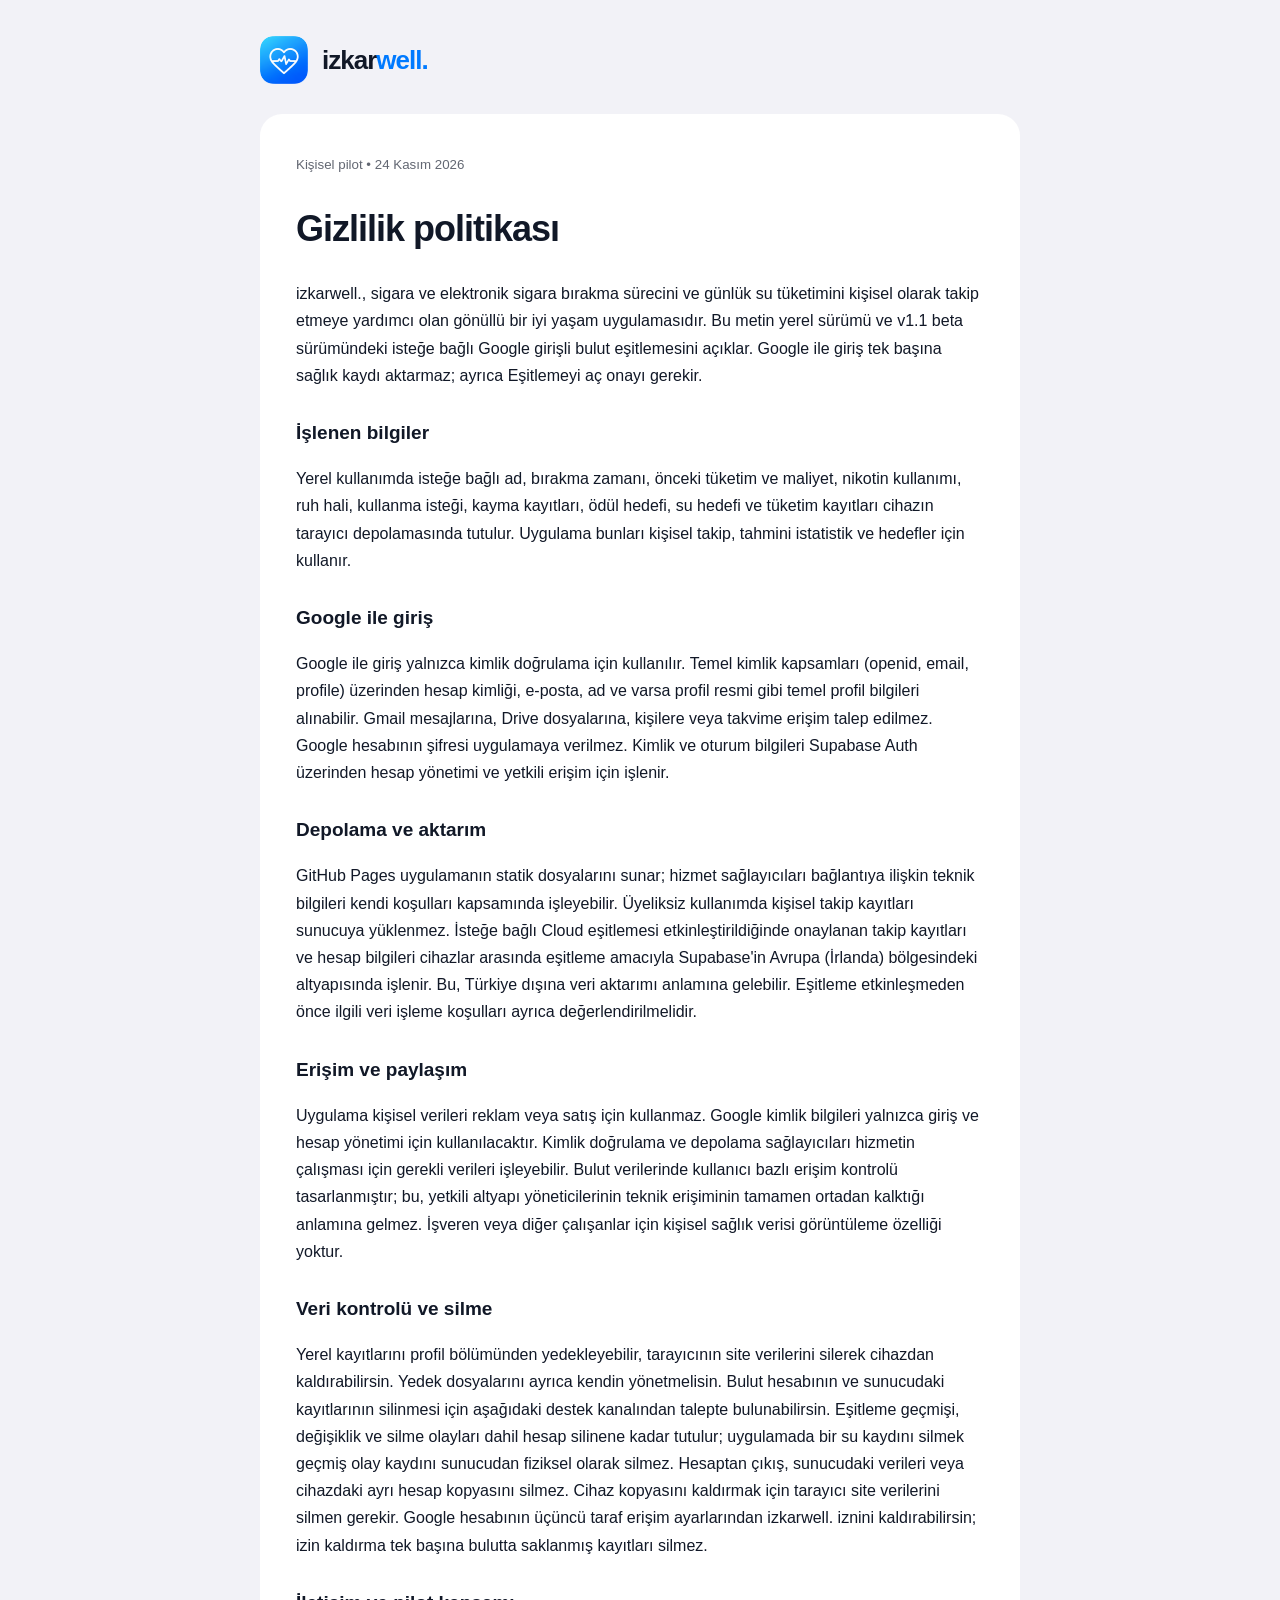
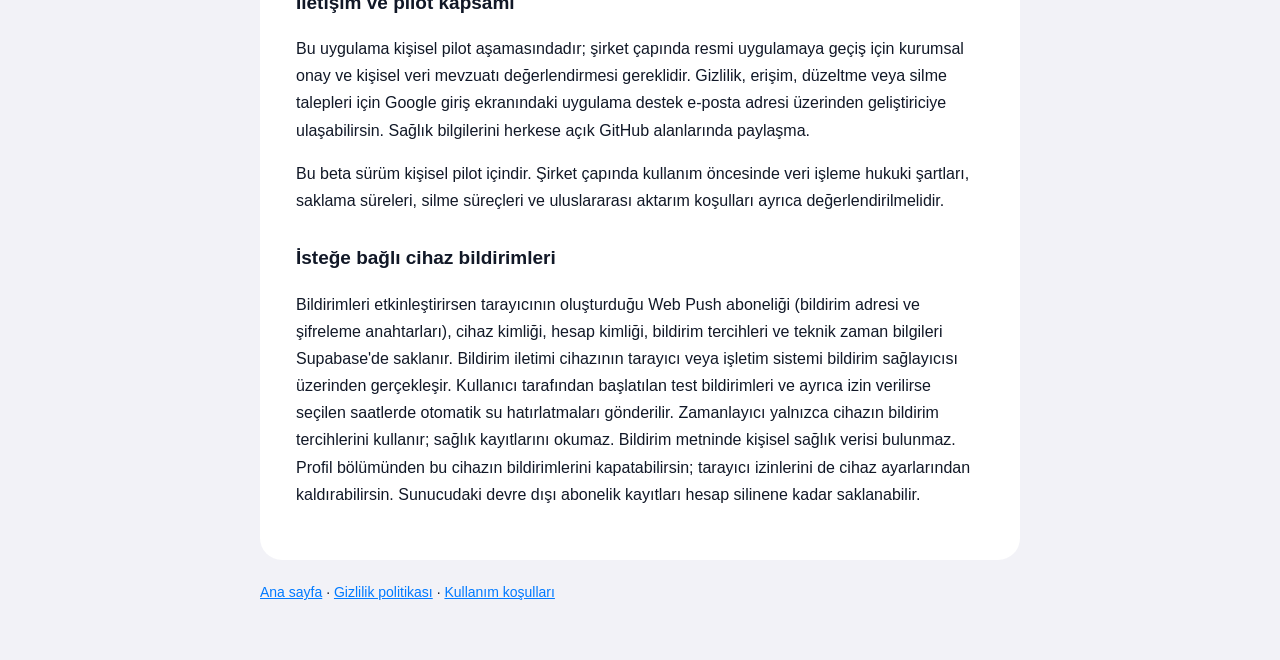
<file: privacy.html>
<!doctype html>
<html lang="tr"><head><meta charset="utf-8"><meta name="viewport" content="width=device-width, initial-scale=1"><meta name="color-scheme" content="light dark"><title>Gizlilik politikası | izkarwell.</title><link rel="icon" href="icon-192.png"><style>:root{font-family:-apple-system,BlinkMacSystemFont,"Segoe UI",sans-serif;color-scheme:light dark}body{margin:0;background:#f2f2f7;color:#111827}main{max-width:760px;margin:auto;padding:36px 20px 60px}header{display:flex;align-items:center;gap:14px;margin-bottom:30px}header img{width:48px;height:48px;border-radius:13px}header strong{font-size:26px;letter-spacing:-1px}header strong span,a{color:#007aff}article{background:#fff;border-radius:22px;padding:clamp(20px,5vw,36px);line-height:1.7}h1{font-size:clamp(26px,5vw,36px);line-height:1.2;letter-spacing:-1px}h2{font-size:19px;margin-top:28px}small{color:#626772}footer{margin-top:24px;font-size:14px}a{overflow-wrap:anywhere} @media(prefers-color-scheme:dark){body{background:#0b0b0d;color:#f5f5f7}article{background:#1c1c1e}small{color:#aeaeb2}a,header strong span{color:#64b5ff}}</style></head><body><main><header><img src="icon-192.png" alt=""><strong>izkar<span>well.</span></strong></header><article><small>Kişisel pilot • 24 Kasım 2026</small><h1>Gizlilik politikası</h1><p>izkarwell., sigara ve elektronik sigara bırakma sürecini ve günlük su tüketimini kişisel olarak takip etmeye yardımcı olan gönüllü bir iyi yaşam uygulamasıdır. Bu metin yerel sürümü ve v1.1 beta sürümündeki isteğe bağlı Google girişli bulut eşitlemesini açıklar. Google ile giriş tek başına sağlık kaydı aktarmaz; ayrıca Eşitlemeyi aç onayı gerekir.</p>
<h2>İşlenen bilgiler</h2><p>Yerel kullanımda isteğe bağlı ad, bırakma zamanı, önceki tüketim ve maliyet, nikotin kullanımı, ruh hali, kullanma isteği, kayma kayıtları, ödül hedefi, su hedefi ve tüketim kayıtları cihazın tarayıcı depolamasında tutulur. Uygulama bunları kişisel takip, tahmini istatistik ve hedefler için kullanır.</p>
<h2>Google ile giriş</h2><p>Google ile giriş yalnızca kimlik doğrulama için kullanılır. Temel kimlik kapsamları (openid, email, profile) üzerinden hesap kimliği, e-posta, ad ve varsa profil resmi gibi temel profil bilgileri alınabilir. Gmail mesajlarına, Drive dosyalarına, kişilere veya takvime erişim talep edilmez. Google hesabının şifresi uygulamaya verilmez. Kimlik ve oturum bilgileri Supabase Auth üzerinden hesap yönetimi ve yetkili erişim için işlenir.</p>
<h2>Depolama ve aktarım</h2><p>GitHub Pages uygulamanın statik dosyalarını sunar; hizmet sağlayıcıları bağlantıya ilişkin teknik bilgileri kendi koşulları kapsamında işleyebilir. Üyeliksiz kullanımda kişisel takip kayıtları sunucuya yüklenmez. İsteğe bağlı Cloud eşitlemesi etkinleştirildiğinde onaylanan takip kayıtları ve hesap bilgileri cihazlar arasında eşitleme amacıyla Supabase'in Avrupa (İrlanda) bölgesindeki altyapısında işlenir. Bu, Türkiye dışına veri aktarımı anlamına gelebilir. Eşitleme etkinleşmeden önce ilgili veri işleme koşulları ayrıca değerlendirilmelidir.</p>
<h2>Erişim ve paylaşım</h2><p>Uygulama kişisel verileri reklam veya satış için kullanmaz. Google kimlik bilgileri yalnızca giriş ve hesap yönetimi için kullanılacaktır. Kimlik doğrulama ve depolama sağlayıcıları hizmetin çalışması için gerekli verileri işleyebilir. Bulut verilerinde kullanıcı bazlı erişim kontrolü tasarlanmıştır; bu, yetkili altyapı yöneticilerinin teknik erişiminin tamamen ortadan kalktığı anlamına gelmez. İşveren veya diğer çalışanlar için kişisel sağlık verisi görüntüleme özelliği yoktur.</p>
<h2>Veri kontrolü ve silme</h2><p>Yerel kayıtlarını profil bölümünden yedekleyebilir, tarayıcının site verilerini silerek cihazdan kaldırabilirsin. Yedek dosyalarını ayrıca kendin yönetmelisin. Bulut hesabının ve sunucudaki kayıtlarının silinmesi için aşağıdaki destek kanalından talepte bulunabilirsin. Eşitleme geçmişi, değişiklik ve silme olayları dahil hesap silinene kadar tutulur; uygulamada bir su kaydını silmek geçmiş olay kaydını sunucudan fiziksel olarak silmez. Hesaptan çıkış, sunucudaki verileri veya cihazdaki ayrı hesap kopyasını silmez. Cihaz kopyasını kaldırmak için tarayıcı site verilerini silmen gerekir. Google hesabının üçüncü taraf erişim ayarlarından izkarwell. iznini kaldırabilirsin; izin kaldırma tek başına bulutta saklanmış kayıtları silmez.</p>
<h2>İletişim ve pilot kapsamı</h2><p>Bu uygulama kişisel pilot aşamasındadır; şirket çapında resmi uygulamaya geçiş için kurumsal onay ve kişisel veri mevzuatı değerlendirmesi gereklidir. Gizlilik, erişim, düzeltme veya silme talepleri için Google giriş ekranındaki uygulama destek e-posta adresi üzerinden geliştiriciye ulaşabilirsin. Sağlık bilgilerini herkese açık GitHub alanlarında paylaşma.</p>
<p>Bu beta sürüm kişisel pilot içindir. Şirket çapında kullanım öncesinde veri işleme hukuki şartları, saklama süreleri, silme süreçleri ve uluslararası aktarım koşulları ayrıca değerlendirilmelidir.</p><h2>İsteğe bağlı cihaz bildirimleri</h2><p>Bildirimleri etkinleştirirsen tarayıcının oluşturduğu Web Push aboneliği (bildirim adresi ve şifreleme anahtarları), cihaz kimliği, hesap kimliği, bildirim tercihleri ve teknik zaman bilgileri Supabase'de saklanır. Bildirim iletimi cihazının tarayıcı veya işletim sistemi bildirim sağlayıcısı üzerinden gerçekleşir. Kullanıcı tarafından başlatılan test bildirimleri ve ayrıca izin verilirse seçilen saatlerde otomatik su hatırlatmaları gönderilir. Zamanlayıcı yalnızca cihazın bildirim tercihlerini kullanır; sağlık kayıtlarını okumaz. Bildirim metninde kişisel sağlık verisi bulunmaz. Profil bölümünden bu cihazın bildirimlerini kapatabilirsin; tarayıcı izinlerini de cihaz ayarlarından kaldırabilirsin. Sunucudaki devre dışı abonelik kayıtları hesap silinene kadar saklanabilir.</p></article><footer><a href="./">Ana sayfa</a> · <a href="privacy.html">Gizlilik politikası</a> · <a href="terms.html">Kullanım koşulları</a></footer></main></body></html>
</file>
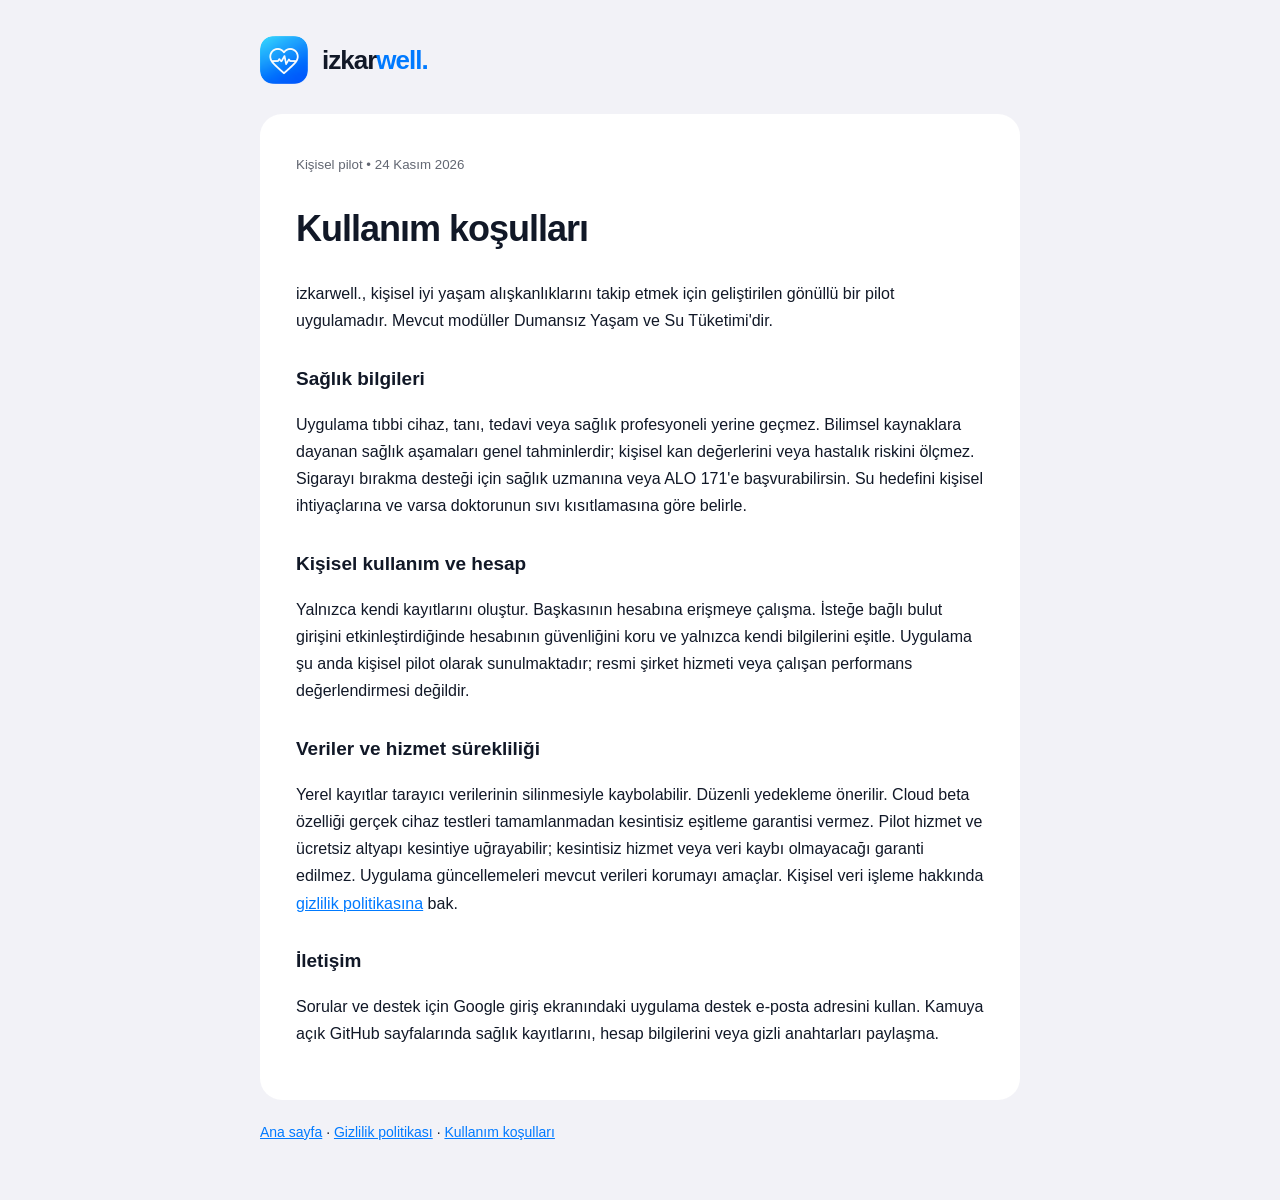
<file: terms.html>
<!doctype html>
<html lang="tr"><head><meta charset="utf-8"><meta name="viewport" content="width=device-width, initial-scale=1"><meta name="color-scheme" content="light dark"><title>Kullanım koşulları | izkarwell.</title><link rel="icon" href="icon-192.png"><style>:root{font-family:-apple-system,BlinkMacSystemFont,"Segoe UI",sans-serif;color-scheme:light dark}body{margin:0;background:#f2f2f7;color:#111827}main{max-width:760px;margin:auto;padding:36px 20px 60px}header{display:flex;align-items:center;gap:14px;margin-bottom:30px}header img{width:48px;height:48px;border-radius:13px}header strong{font-size:26px;letter-spacing:-1px}header strong span,a{color:#007aff}article{background:#fff;border-radius:22px;padding:clamp(20px,5vw,36px);line-height:1.7}h1{font-size:clamp(26px,5vw,36px);line-height:1.2;letter-spacing:-1px}h2{font-size:19px;margin-top:28px}small{color:#626772}footer{margin-top:24px;font-size:14px}a{overflow-wrap:anywhere} @media(prefers-color-scheme:dark){body{background:#0b0b0d;color:#f5f5f7}article{background:#1c1c1e}small{color:#aeaeb2}a,header strong span{color:#64b5ff}}</style></head><body><main><header><img src="icon-192.png" alt=""><strong>izkar<span>well.</span></strong></header><article><small>Kişisel pilot • 24 Kasım 2026</small><h1>Kullanım koşulları</h1><p>izkarwell., kişisel iyi yaşam alışkanlıklarını takip etmek için geliştirilen gönüllü bir pilot uygulamadır. Mevcut modüller Dumansız Yaşam ve Su Tüketimi'dir.</p><h2>Sağlık bilgileri</h2><p>Uygulama tıbbi cihaz, tanı, tedavi veya sağlık profesyoneli yerine geçmez. Bilimsel kaynaklara dayanan sağlık aşamaları genel tahminlerdir; kişisel kan değerlerini veya hastalık riskini ölçmez. Sigarayı bırakma desteği için sağlık uzmanına veya ALO 171'e başvurabilirsin. Su hedefini kişisel ihtiyaçlarına ve varsa doktorunun sıvı kısıtlamasına göre belirle.</p><h2>Kişisel kullanım ve hesap</h2><p>Yalnızca kendi kayıtlarını oluştur. Başkasının hesabına erişmeye çalışma. İsteğe bağlı bulut girişini etkinleştirdiğinde hesabının güvenliğini koru ve yalnızca kendi bilgilerini eşitle. Uygulama şu anda kişisel pilot olarak sunulmaktadır; resmi şirket hizmeti veya çalışan performans değerlendirmesi değildir.</p><h2>Veriler ve hizmet sürekliliği</h2><p>Yerel kayıtlar tarayıcı verilerinin silinmesiyle kaybolabilir. Düzenli yedekleme önerilir. Cloud beta özelliği gerçek cihaz testleri tamamlanmadan kesintisiz eşitleme garantisi vermez. Pilot hizmet ve ücretsiz altyapı kesintiye uğrayabilir; kesintisiz hizmet veya veri kaybı olmayacağı garanti edilmez. Uygulama güncellemeleri mevcut verileri korumayı amaçlar. Kişisel veri işleme hakkında <a href="privacy.html">gizlilik politikasına</a> bak.</p><h2>İletişim</h2><p>Sorular ve destek için Google giriş ekranındaki uygulama destek e-posta adresini kullan. Kamuya açık GitHub sayfalarında sağlık kayıtlarını, hesap bilgilerini veya gizli anahtarları paylaşma.</p></article><footer><a href="./">Ana sayfa</a> · <a href="privacy.html">Gizlilik politikası</a> · <a href="terms.html">Kullanım koşulları</a></footer></main></body></html>
</file>
